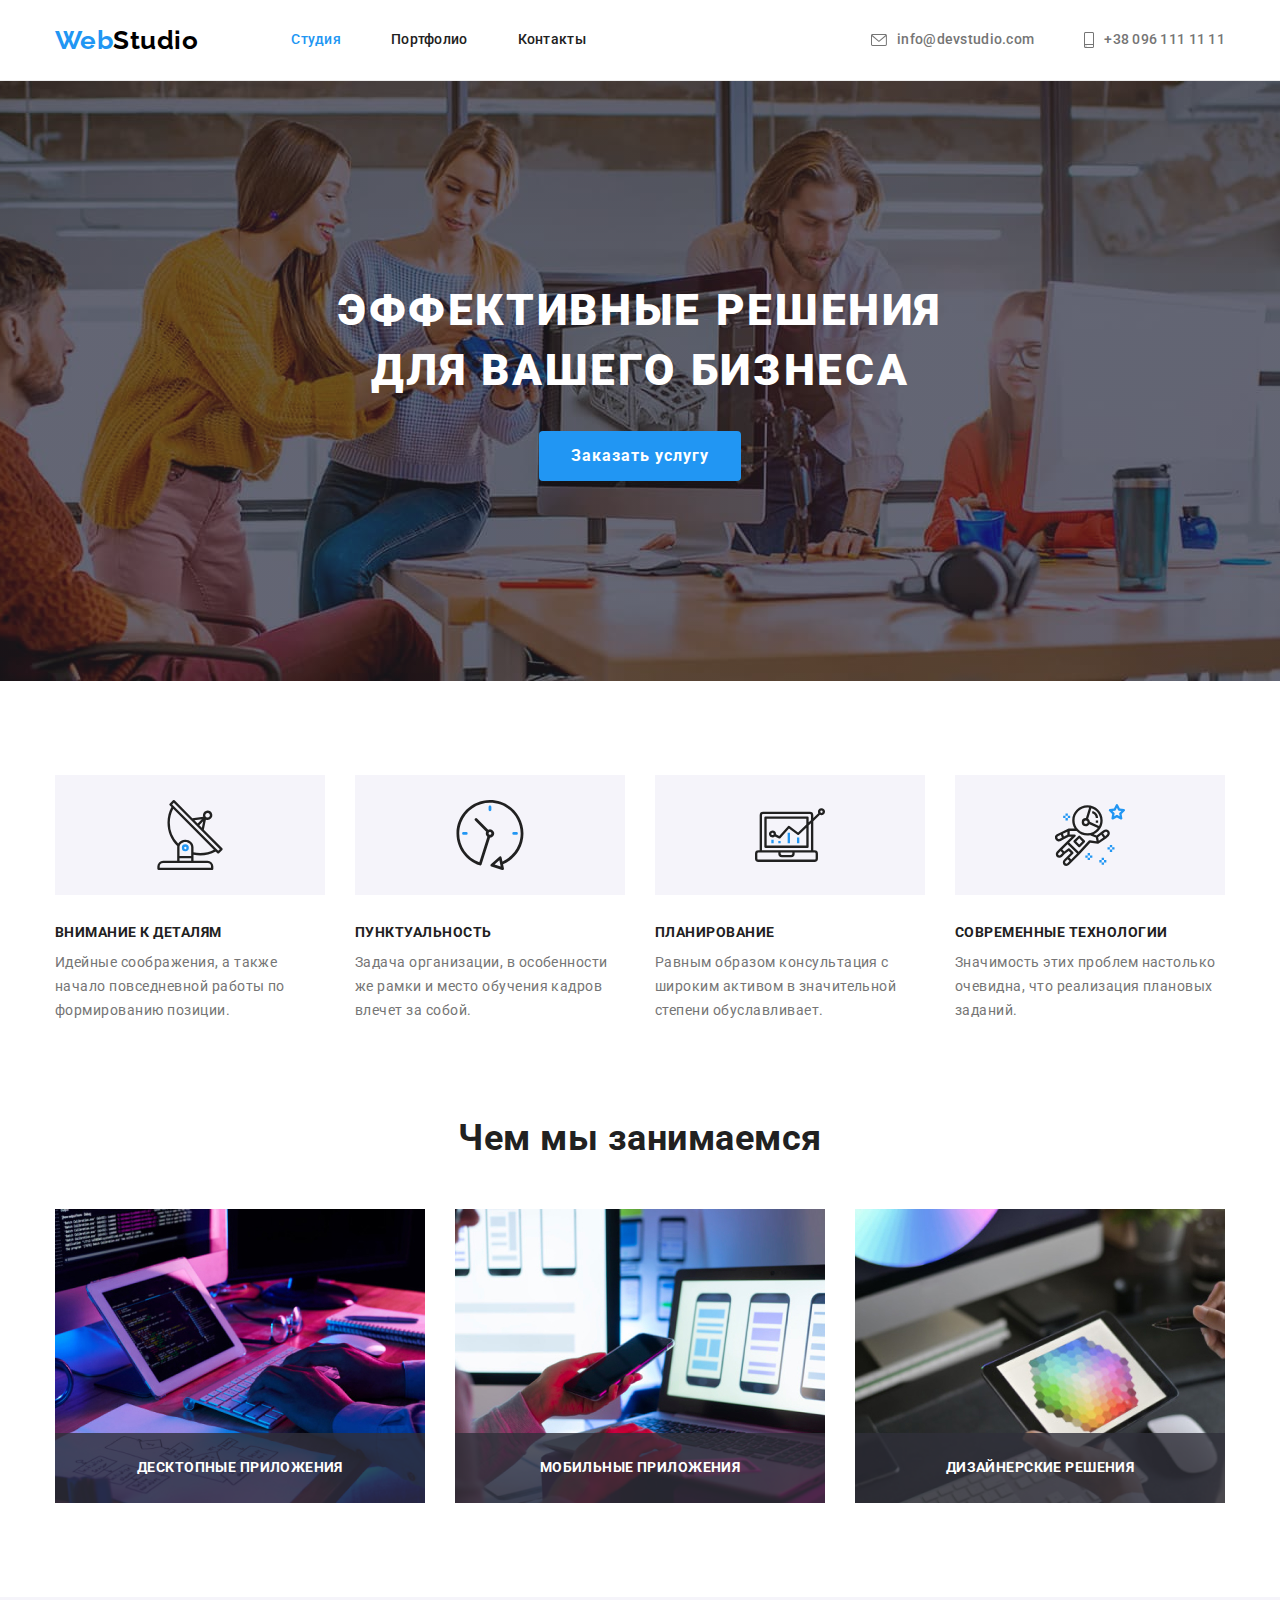
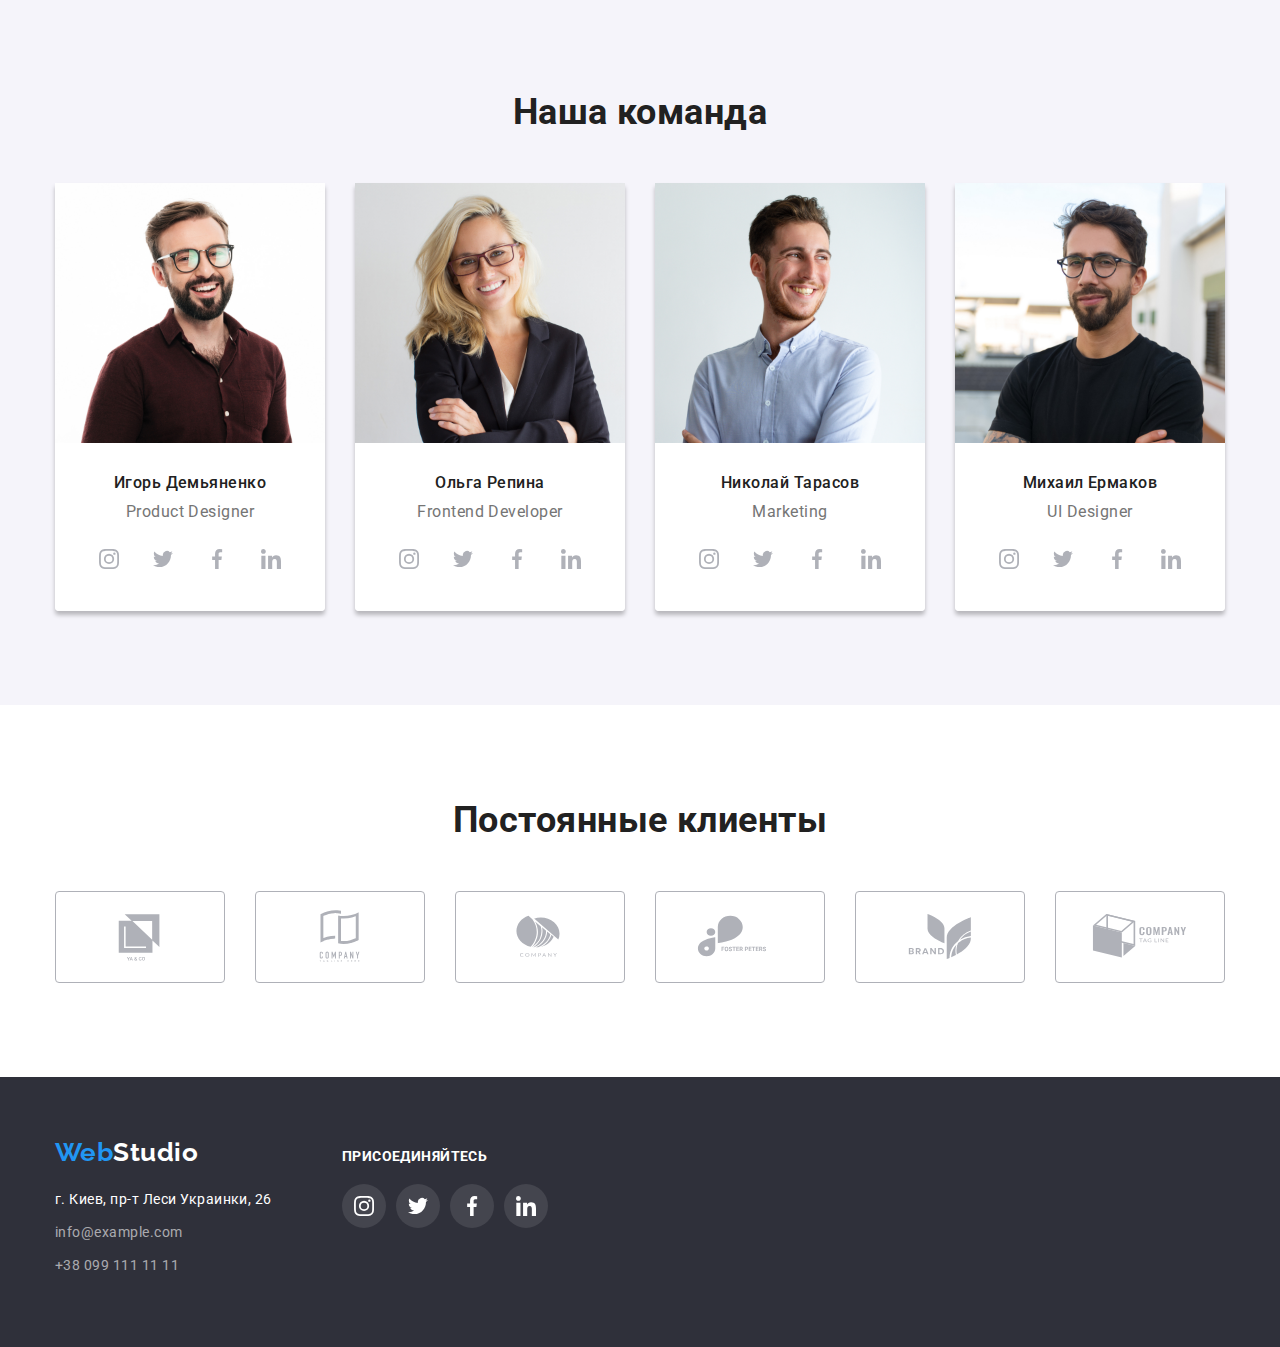
<file: index.html>
<!DOCTYPE html>
<html lang="en">

<head>
    <meta charset="UTF-8">
    <meta http-equiv="X-UA-Compatible" content="IE=edge">
    <meta name="viewport" content="width=device-width, initial-scale=1.0">
    <title>Студия</title>    
    <link href="https://fonts.googleapis.com/css2?family=Raleway:wght@700&family=Roboto:wght@400;500;700;900&display=swap"
        rel="stylesheet">
    <link rel="stylesheet" href="https://cdnjs.cloudflare.com/ajax/libs/modern-normalize/1.1.0/modern-normalize.min.css">
    <link rel="stylesheet" href="./css/styles.css">
</head>

<body>
    <!--Шапка-->
    <header class="header">
        <div class="container header-container">
            <nav class="nav-flex" >
            <a href="/" class="logo "><span class="logo-accent">Web</span>Studio</a>
             <ul class="site-nav list ">
                    <li class="item"><a href="./index.html" class="link current">Студия</a></li>
                    <li class="item"><a href="./portfolio.html" class="link">Портфолио</a></li>
                    <li class="item"><a href="" class="link">Контакты</a></li>
            </ul>
            </nav>
             <ul class="contacts list ">
                <li class="item"><a href="mailto:info@devstudio.com" class="link mail">
                    <svg class="envelope" width="16px" height="12px" >
                        <use href="./images/icons.svg#icon-envelope"></use>>
                    </svg>
                   <span>info@devstudio.com</span></a></li>
                <li class="item"><a href="tel:+380961111111" class="link tel">
                    <svg class="smartphone" width="10px" height="16px">
                        <use href="./images/icons.svg#icon-smartphone"></use>>
                    </svg>
                   <span>+38 096 111 11 11</span></a></li>
            </ul>
        </div>        
    </header>
    <main>
        <!--Герой-->
        <section class="hero overlay">
            <div class="container">
                <h1 class="hero-title">Эффективные решения<br> для вашего бизнеса</h1>
                <button type="button" class="button">Заказать услугу</button>
            </div>            
        </section>
        <!--Преимущества-->
        <section class="section advantages-section">
            <div class="container">
                <h2 class="section-title visually-hidden">Преимущества</h2>
                <ul class="advantages list">
                    <li class="item">
                        <div class="box-advantages">
                            <svg  width="70px" height="70px">
                                <use href="./images/icons.svg#icon-antenna"></use>
                            </svg>
                        </div>                        
                        <h3 class="title">Внимание к деталям</h3>
                        <p class="text">Идейные соображения, а также начало повседневной работы по формированию позиции.</p>
                    </li>
                    <li class="item">
                        <div class="box-advantages">
                            <svg width="70px" height="70px">
                                <use href="./images/icons.svg#icon-clock"></use>
                            </svg>
                        </div>
                        <h3 class="title">Пунктуальность</h3>
                        <p class="text">Задача организации, в особенности же рамки и место обучения кадров влечет за собой.</p>
                    </li>
                    <li class="item">
                        <div class="box-advantages">
                            <svg width="70px" height="70px">
                                <use href="./images/icons.svg#icon-diagram"></use>
                            </svg>
                        </div>
                        <h3 class="title">Планирование</h3>
                        <p class="text">Равным образом консультация с широким активом в значительной степени обуславливает.</p>
                    </li>
                    <li class="item">
                        <div class="box-advantages">
                            <svg width="70px" height="70px">
                                <use href="./images/icons.svg#icon-astronaut"></use>
                            </svg>
                        </div>
                        <h3 class="title">Современные технологии</h3>
                        <p class="text">Значимость этих проблем настолько очевидна, что реализация плановых заданий.</p>
                    </li>
                </ul>
            </div>            
        </section>
        <!--Чем мы занимаемся-->
        <section class="section">
            <div class="container">
                <h2 class=" section-title">Чем мы занимаемся</h2>
                <ul class="whatwedo list">
                    <li class="item">
                        <div class="whatwedo-thumb">
                            <img src="./images/development.jpg" alt="Разработка" width="370" height="294">
                            <h3 class="whatwedo-text">Десктопные приложения</h3>
                        </div>                        
                    </li>
                    <li class="item">
                        <div class="whatwedo-thumb">
                            <img src="./images/optimization.jpg" alt="Оптимизация" width="370" height="294">
                            <h3 class="whatwedo-text">Мобильные приложения</h3>
                        </div>                        
                    </li>
                    <li class="item">
                        <div class="whatwedo-thumb">
                            <img src="./images/design.jpg" alt="Дизайн" width="370" height="294">
                            <h3 class="whatwedo-text">Дизайнерские решения</h3>
                        </div>                        
                    </li>
                </ul>
            </div>            
        </section>
        <!--Наша команда-->
        <section class="section ourteam">
            <div class="container">
                <h2 class="section-title">Наша команда</h2>
                <ul class="team list">
                    <li class="item">
                        <img class="image" src="./images/productdesigner.jpg" alt="Игорь Демьяненко" width="270" height="260">
                        <div class="team-description">
                            <h3 class="team-title">Игорь Демьяненко</h3>
                            <p class="text">Product Designer</p>
                            <ul class="team-tumb list">
                                <li class="icon">
                                    <a href="" class="social">
                                        <svg class="instagram" width="20px" height="20px">
                                            <use href="./images/icons.svg#icon-instagram"></use>
                                        </svg>
                                    </a>                                    
                                </li>
                                <li class="icon">
                                    <a href="" class="social">
                                        <svg class="twitter" width="20px" height="20px">
                                            <use href="./images/icons.svg#icon-twitter"></use>
                                        </svg>
                                    </a>
                                </li>
                                <li class="icon">
                                    <a href="" class="social">
                                        <svg class="facebook" width="20px" height="20px">
                                            <use href="./images/icons.svg#icon-facebook"></use>
                                        </svg>
                                    </a>
                                </li>
                                <li class="icon">
                                    <a href="" class="social">
                                        <svg class="linkedin" width="20px" height="20px">
                                            <use href="./images/icons.svg#icon-linkedin"></use>
                                        </svg>
                                    </a>
                                </li>
                            </ul>
                        </div>                        
                    </li>
                    <li class="item">
                        <img class="image" src="./images/frontenddeveloper.jpg" alt="Ольга Репина" width="270" height="260">
                        <div class="team-description">
                            <h3 class="team-title">Ольга Репина</h3>
                            <p class="text">Frontend Developer</p>
                            <ul class="team-tumb list">
                                <li class="icon">
                                    <a href="" class="social">
                                        <svg class="instagram" width="20px" height="20px">
                                            <use href="./images/icons.svg#icon-instagram"></use>
                                        </svg>
                                    </a>
                                </li>
                                <li class="icon">
                                    <a href="" class="social">
                                        <svg class="twitter" width="20px" height="20px">
                                            <use href="./images/icons.svg#icon-twitter"></use>
                                        </svg>
                                    </a>
                                </li>
                                <li class="icon">
                                    <a href="" class="social">
                                        <svg class="facebook" width="20px" height="20px">
                                            <use href="./images/icons.svg#icon-facebook"></use>
                                        </svg>
                                    </a>
                                </li>
                                <li class="icon">
                                    <a href="" class="social">
                                        <svg class="linkedin" width="20px" height="20px">
                                            <use href="./images/icons.svg#icon-linkedin"></use>
                                        </svg>
                                    </a>
                                </li>
                            </ul>
                        </div>                        
                    </li>
                    <li class="item">
                        <img class="image" src="./images/marketing.jpg" alt="Николай Тарасов" width="270" height="260">
                        <div class="team-description">
                            <h3 class="team-title">Николай Тарасов</h3>
                            <p class="text">Marketing</p>
                            <ul class="team-tumb list">
                                <li class="icon">
                                    <a href="" class="social">
                                        <svg class="instagram" width="20px" height="20px">
                                            <use href="./images/icons.svg#icon-instagram"></use>
                                        </svg>
                                    </a>
                                </li>
                                <li class="icon">
                                    <a href="" class="social">
                                        <svg class="twitter" width="20px" height="20px">
                                            <use href="./images/icons.svg#icon-twitter"></use>
                                        </svg>
                                    </a>
                                </li>
                                <li class="icon">
                                    <a href="" class="social">
                                        <svg class="facebook" width="20px" height="20px">
                                            <use href="./images/icons.svg#icon-facebook"></use>
                                        </svg>
                                    </a>
                                </li>
                                <li class="icon">
                                    <a href="" class="social">
                                        <svg class="linkedin" width="20px" height="20px">
                                            <use href="./images/icons.svg#icon-linkedin"></use>
                                        </svg>
                                    </a>
                                </li>
                            </ul>
                        </div>                        
                    </li>
                    <li class="item">
                        <img class="image" src="./images/uidesigner.jpg" alt="Михаил Ермаков" width="270" height="260">
                        <div class="team-description">
                            <h3 class="team-title">Михаил Ермаков</h3>
                            <p class="text">UI Designer</p>
                            <ul class="team-tumb list">
                                <li class="icon">
                                    <a href="" class="social">
                                        <svg class="instagram" width="20px" height="20px">
                                            <use href="./images/icons.svg#icon-instagram"></use>
                                        </svg>
                                    </a>
                                </li>
                                <li class="icon">
                                    <a href="" class="social">
                                        <svg class="twitter" width="20px" height="20px">
                                            <use href="./images/icons.svg#icon-twitter"></use>
                                        </svg>
                                    </a>
                                </li>
                                <li class="icon">
                                    <a href="" class="social">
                                        <svg class="facebook" width="20px" height="20px">
                                            <use href="./images/icons.svg#icon-facebook"></use>
                                        </svg>
                                    </a>
                                </li>
                                <li class="icon">
                                    <a href="" class="social">
                                        <svg class="linkedin" width="20px" height="20px">
                                            <use href="./images/icons.svg#icon-linkedin"></use>
                                        </svg>
                                    </a>
                                </li>
                            </ul>
                        </div>                        
                    </li>
                </ul>
            </div>            
        </section>
        <!--Постоянные клиенты-->
        <section class="section">
            <div class="container">
                <h2 class="section-title">Постоянные клиенты</h2>
                <ul class="clients list">
                    <li class="item"><a href="">
                        <svg class="yaco" width="106px" height="60px">
                            <use href="./images/icons.svg#icon-yaco"></use>
                        </svg>
                    </a></li>
                    <li class="item"><a href="">
                            <svg class="here" width="106px" height="60px">
                                <use href="./images/icons.svg#icon-here"></use>
                            </svg>
                        </a></li>
                    <li class="item"><a href="">
                            <svg class="company" width="106px" height="60px">
                                <use href="./images/icons.svg#icon-company"></use>
                            </svg>
                        </a></li>
                    <li class="item"><a href="">
                            <svg class="foster" width="106px" height="60px">
                                <use href="./images/icons.svg#icon-foster"></use>
                            </svg>
                        </a></li>
                    <li class="item"><a href="">
                            <svg class="brand" width="106px" height="60px">
                                <use href="./images/icons.svg#icon-brand"></use>
                            </svg>
                        </a></li>
                    <li class="item"><a href="">
                            <svg class="tagline" width="106px" height="60px">
                                <use href="./images/icons.svg#icon-tagline"></use>
                            </svg>
                        </a></li>
                </ul>
            </div>            
        </section>        
    </main>
    <!--Подвал-->
    <footer class="footer">
        <div class="container">
            <div class="footer-box">
                <a href="/" class="footer-logo"><span class="logo-accent">Web</span>Studio</a>
                <address>
                    <ul class="footer-address list">
                        <li><a href="" class="link">г. Киев, пр-т Леси Украинки, 26</a></li>
                        <li><a href="mailto:info@example.com" class="contacts-link">info@example.com</a></li>
                        <li><a href="tel:+380991111111" class="contacts-link">+38 099 111 11 11</a></li>
                    </ul>
                </address>
            </div>            
            <div class="invite">
                <h2 class="invite-title">присоединяйтесь</h2>
                <ul class="team-tumb list">
                    <li class="icon">
                        <a href="" class="social">
                            <svg class="instagram" width="20px" height="20px">
                                <use href="./images/icons.svg#icon-instagram"></use>
                            </svg>
                        </a>
                    </li>
                    <li class="icon">
                        <a href="" class="social">
                            <svg class="twitter" width="20px" height="20px">
                                <use href="./images/icons.svg#icon-twitter"></use>
                            </svg>
                        </a>
                    </li>
                    <li class="icon">
                        <a href="" class="social">
                            <svg class="facebook" width="20px" height="20px">
                                <use href="./images/icons.svg#icon-facebook"></use>
                            </svg>
                        </a>
                    </li>
                    <li class="icon">
                        <a href="" class="social">
                            <svg class="linkedin" width="20px" height="20px">
                                <use href="./images/icons.svg#icon-linkedin"></use>
                            </svg>
                        </a>
                    </li>
                </ul>
            </div>            
        </div>        
    </footer>
</body>

</html>
</file>
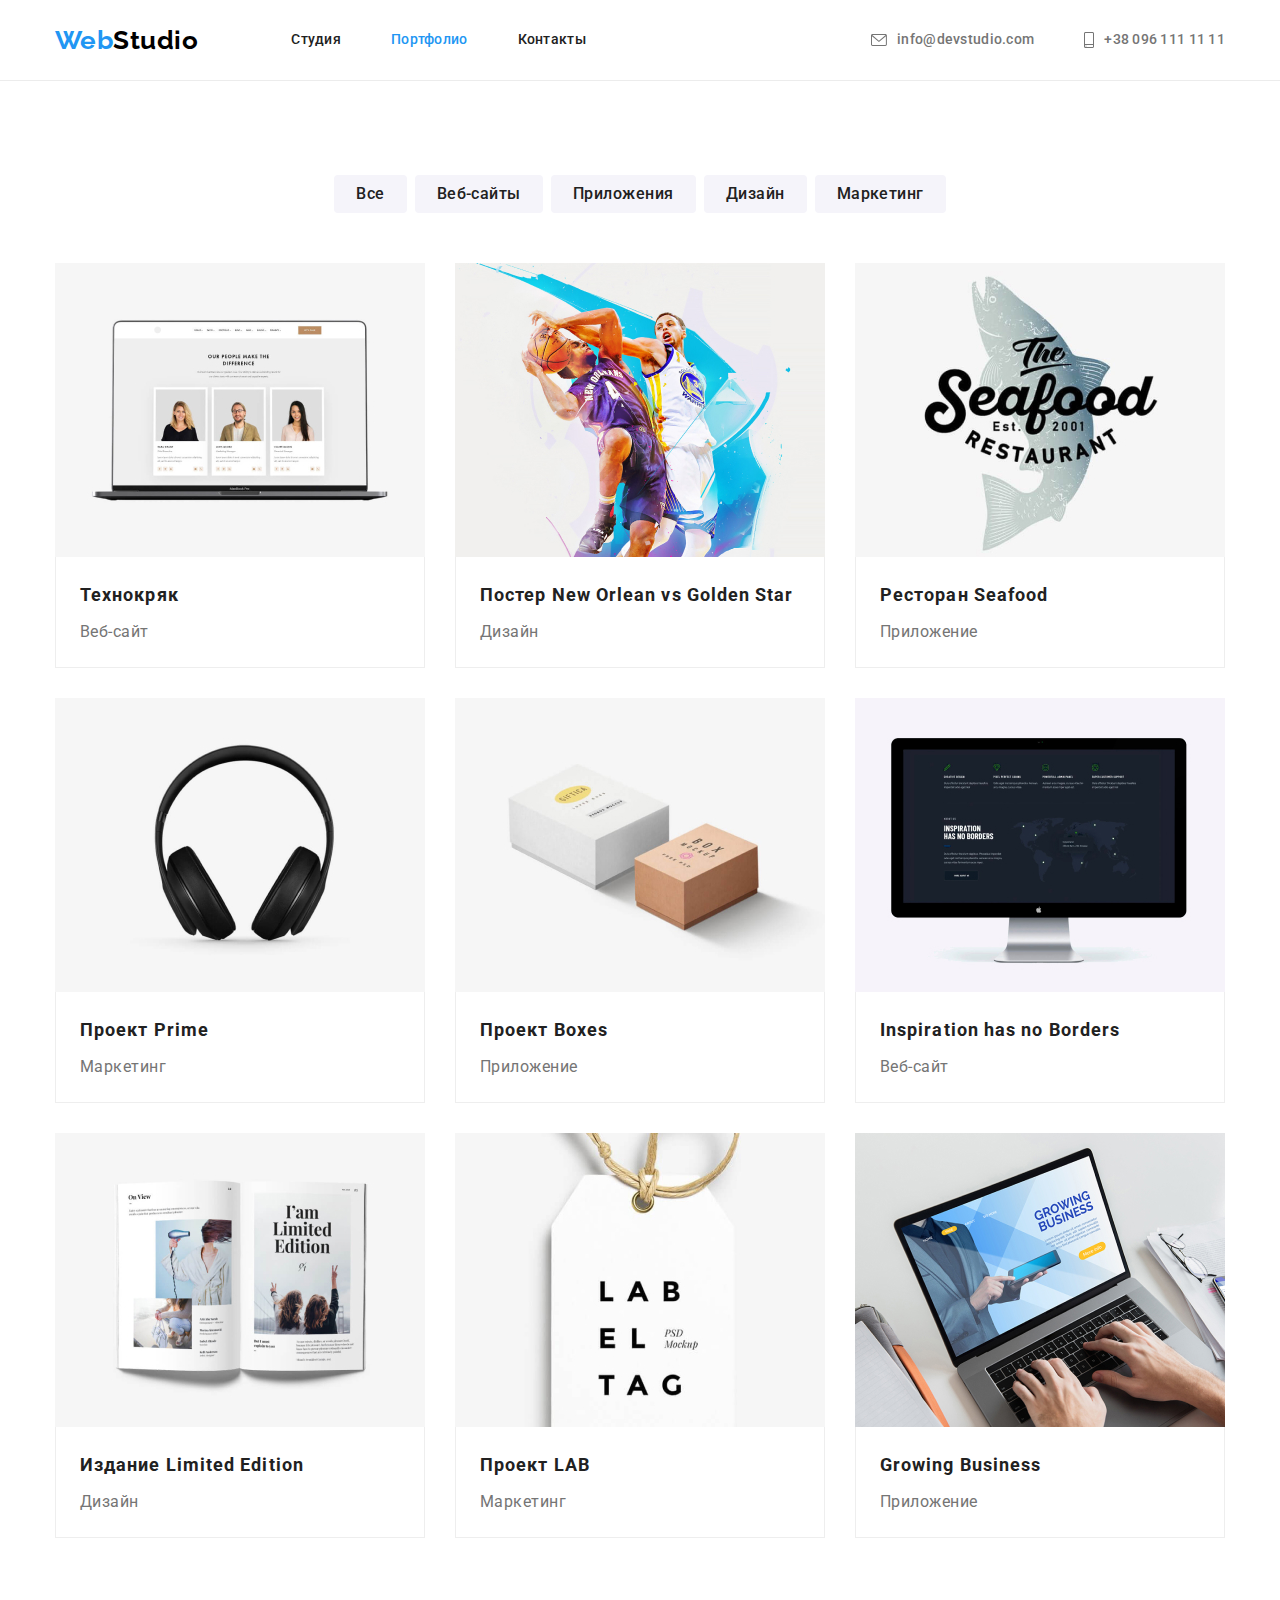
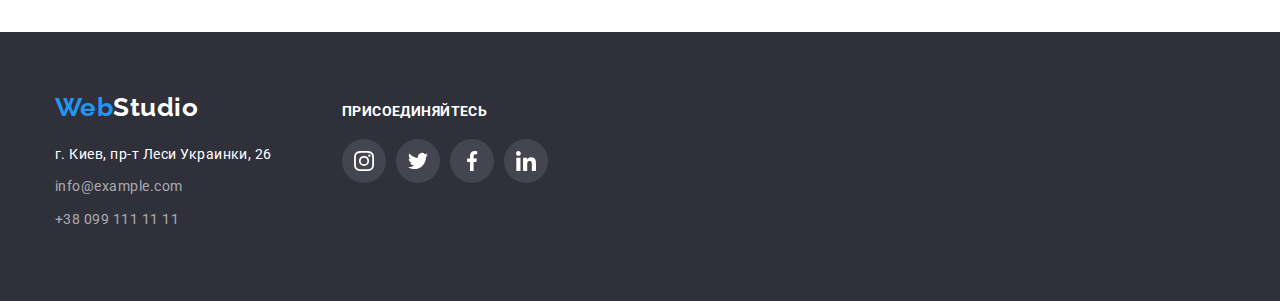
<file: portfolio.html>
<!DOCTYPE html>
<html lang="en">

<head>
    <meta charset="UTF-8">
    <meta http-equiv="X-UA-Compatible" content="IE=edge">
    <meta name="viewport" content="width=device-width, initial-scale=1.0">
    <title>Портфолио</title>
    <link href="https://fonts.googleapis.com/css2?family=Raleway:wght@700&family=Roboto:wght@400;500;700;900&display=swap"
        rel="stylesheet">
    <link rel="stylesheet" href="https://cdnjs.cloudflare.com/ajax/libs/modern-normalize/1.1.0/modern-normalize.min.css">
    <link rel="stylesheet" href="./css/styles.css">
</head>

<body>
    <!--Шапка-->
    <header class="header">
        <div class="container header-container">  
            <nav class="nav-flex">
                <a href="/" class="logo"><span class="logo-accent">Web</span>Studio</a>
                <ul class="site-nav list">
                    <li class="item"><a href="./index.html" class="link ">Студия</a></li>
                    <li class="item"><a href="./portfolio.html" class="link current">Портфолио</a></li>
                    <li class="item"><a href="" class="link">Контакты</a></li>
                </ul> 
            </nav>               
            <ul class="contacts list ">
                <li class="item"><a href="mailto:info@devstudio.com" class="link mail">
                        <svg class="envelope" width="16px" height="12px">
                            <use href="./images/icons.svg#icon-envelope"></use>>
                        </svg>
                        <span>info@devstudio.com</span></a></li>
                <li class="item"><a href="tel:+380961111111" class="link tel">
                        <svg class="smartphone" width="10px" height="16px">
                            <use href="./images/icons.svg#icon-smartphone"></use>>
                        </svg>
                        <span>+38 096 111 11 11</span></a></li>
            </ul>
        </div>        
    </header>
    <main>
        <!--Фильтр-->
        <section class="section">
            <div class="container">
                <h1 class="section-title visually-hidden">Примеры работ</h1>
                <ul class="filter list">
                    <li class="item"><button type="button" class="button">Все</button></li>
                    <li class="item"><button type="button" class="button">Веб-сайты</button></li>
                    <li class="item"><button type="button" class="button">Приложения</button></li>
                    <li class="item"><button type="button" class="button">Дизайн</button></li>
                    <li class="item"><button type="button" class="button">Маркетинг</button></li>
                </ul>
                <!--Работы-->
                <ul class="portfolio list">
                    <li class="item">
                        <a href="" class="card-hover link ">
                            <div class="card-thumb">
                                <img class="card-img" src="./images/technokryak.jpg" alt="Технокряк" width="370" height="294">
                                <p class="card-text">Технокряк это современная площадка распространения коронавируса. Компании используют эту платформу
                                    для цифрового
                                    шпионажа и атак на защищённые сервера конкурентов.                                    
                                </p>
                            </div>                            
                            <div class="card-border">
                                <h2 class="title">Технокряк</h2>
                                <p class="text">Веб-сайт</p>
                            </div>
                        </a>
                    </li>
                    <li class="item">
                        <a href="" class="card-hover link">
                            <img class="card-img" src="./images/neworleanvsgoldenstarposter.jpg" alt="Постер New Orlean vs Golden Star" width="370"
                                height="294">
                            <div class="card-border">
                                <h2 class="title">Постер New Orlean vs Golden Star</h2>
                                <p class="text">Дизайн</p>
                            </div>
                        </a>
                    </li>
                    <li class="item">
                        <a href="" class="card-hover link">
                            <img class="card-img" src="./images/seafoodrestaurant.jpg" alt="Ресторан Seafood" width="370" height="294">
                            <div class="card-border">
                                <h2 class="title">Ресторан Seafood</h2>
                                <p class="text">Приложение</p>
                            </div>
                        </a>
                    </li>
                    <li class="item">
                        <a href="" class="card-hover link">
                            <img class="card-img" src="./images/primeproject.jpg" alt="Проект Prime" width="370" height="294">
                            <div class="card-border">
                                <h2 class="title">Проект Prime</h2>
                                <p class="text">Маркетинг</p>
                            </div>
                        </a>
                    </li>
                    <li class="item">
                        <a href="" class="card-hover link">
                            <img class="card-img" src="./images/boxesproject.jpg" alt="Проект Boxes" width="370" height="294">
                            <div class="card-border">
                                <h2 class="title">Проект Boxes</h2>
                                <p class="text">Приложение</p>
                            </div>
                        </a>
                    </li>
                    <li class="item">
                        <a href="" class="card-hover link">
                            <img class="card-img" src="./images/inspirationhasnoborders.jpg" alt="Inspiration has no Borders" width="370" height="294">
                            <div class="card-border">
                                <h2 class="title">Inspiration has no Borders</h2>
                                <p class="text">Веб-сайт</p>
                            </div>
                        </a>
                    </li>
                    <li class="item">
                        <a href="" class="card-hover link">
                            <img class="card-img" src="./images/limitededition.jpg" alt="Издание Limited Edition" width="370" height="294">
                            <div class="card-border">
                                <h2 class="title">Издание Limited Edition</h2>
                                <p class="text">Дизайн</p>
                            </div>
                        </a>
                    </li>
                    <li class="item">
                        <a href="" class="card-hover link">
                            <img class="card-img" src="./images/labproject.jpg" alt="Проект LAB" width="370" height="294">
                            <div class="card-border">
                                <h2 class="title">Проект LAB</h2>
                                <p class="text">Маркетинг</p>
                            </div>
                        </a>
                    </li>
                    <li class="item">
                        <a href="" class="card-hover link">
                            <img class="card-img" src="./images/growingbusiness.jpg" alt="Growing Business" width="370" height="294">
                            <div class="card-border">
                                <h2 class="title">Growing Business</h2>
                                <p class="text">Приложение</p>
                            </div>
                        </a>
                    </li>
                </ul>
            </div>            
        </section>
    </main>
    <footer class="footer">
        <div class="container">
            <div class="footer-box">
                <a href="/" class="footer-logo"><span class="logo-accent">Web</span>Studio</a>
                <address>
                    <ul class="footer-address list">
                        <li><a href="" class="link">г. Киев, пр-т Леси Украинки, 26</a></li>
                        <li><a href="mailto:info@example.com" class="contacts-link">info@example.com</a></li>
                        <li><a href="tel:+380991111111" class="contacts-link">+38 099 111 11 11</a></li>
                    </ul>
                </address>
            </div>
            <div class="invite">
                <h2 class="invite-title">присоединяйтесь</h2>
                <ul class="team-tumb list">
                    <li class="icon">
                        <a href="" class="social">
                            <svg class="instagram" width="20px" height="20px">
                                <use href="./images/icons.svg#icon-instagram"></use>
                            </svg>
                        </a>
                    </li>
                    <li class="icon">
                        <a href="" class="social">
                            <svg class="twitter" width="20px" height="20px">
                                <use href="./images/icons.svg#icon-twitter"></use>
                            </svg>
                        </a>
                    </li>
                    <li class="icon">
                        <a href="" class="social">
                            <svg class="facebook" width="20px" height="20px">
                                <use href="./images/icons.svg#icon-facebook"></use>
                            </svg>
                        </a>
                    </li>
                    <li class="icon">
                        <a href="" class="social">
                            <svg class="linkedin" width="20px" height="20px">
                                <use href="./images/icons.svg#icon-linkedin"></use>
                            </svg>
                        </a>
                    </li>
                </ul>
            </div>
        </div>
    </footer>
</body>

</html>
</file>
<file: css/styles.css>
body {
  background-color: var(--primery-white-color);
  color: var(--primery-text-color);
  font-family: Roboto, sans-serif;
  letter-spacing: 0.03em;
}

:root {
  --primery-text-color: #757575;
  --heading-text-color: #212121;
  --accent-color: #2196f3;
  --primery-white-color: #ffffff;
  --icon-color: #AFB1B8;
}
h1, h2, h3, h4, h5, h6, p{
  margin: 0;
}
img{
  display: block;
  max-width: 100%;
}

/*Спрятать заголовки*/
.visually-hidden {
  position: absolute;
  clip: rect(0 0 0 0);
  width: 1px;
  height: 1px;
  margin: -1px;
}

.list {
  list-style: none;
  padding: 0;
  margin: 0;
}

.container {
  width: 1200px;
  padding: 0 15px;
  margin: 0 auto;
}
/*Шапка*/
.header{
 border-bottom: 1px solid #ECECEC;
}
.header-container {
  display: flex;
  align-items: center; 
}
.nav-flex {
  display: flex;
  align-items: center;
}
.logo {
  color: #000000;
  font-family: Raleway, sans-serif;
  font-weight: 700;
  font-size: 26px;
  line-height: 1.19;
  text-decoration: none;
}
.logo-accent {
  color: var(--accent-color);
}
.site-nav {
  display: flex;
  margin-left: 93px;
}
.site-nav .item + .item {
  margin-left: 50px;
}
.site-nav .link {
  display: block;
  padding-top: 32px;
  padding-bottom: 32px;

  color: var(--heading-text-color);
  font-weight: 500;
  font-size: 14px;
  line-height: 1.14;
  letter-spacing: 0.02em;
  text-decoration: none;
}
.site-nav .link:hover,
.site-nav .link:focus {
  color: var(--accent-color);
}
.site-nav .link.current {
  color: var(--accent-color);
}
.contacts {
  display: flex;
  margin-left: auto;
}
.contacts .item + .item {
  margin-left: 50px;
}
.contacts .link {
  color: var(--primery-text-color);
  font-weight: 500;
  font-size: 14px;
  line-height: 1.14;
  letter-spacing: 0.02em;
  text-decoration: none;
}
.contacts .link:hover,
.contacts .link:focus {
  color: var(--accent-color);
}
.mail{
  display: flex;
  align-items: center;
 
}
.tel {
  display: flex;
  align-items: center;
  
}
.envelope{
  margin-right: 10px;
  fill: currentColor;
}

.smartphone{  
  margin-right: 10px;
  fill: currentColor;
}

/*Main*/
/*Герой*/
.hero {
  background-color: #C4C4C4;
  text-align: center;
}
.hero .container{
  padding-top: 200px;
  padding-bottom: 200px;
}
.hero-title {
  margin-top: 0;
  margin-bottom: 30px;
  color: var(--primery-white-color);
  font-weight: 900;
  font-size: 44px;
  line-height: 1.36;
  letter-spacing: 0.06em;
  text-transform: uppercase;
}
.button {
  border-radius: 4px;
  border-style: none;
  padding-top: 10px;
  padding-right: 32px;
  padding-bottom: 10px;
  padding-left: 32px;
  color: var(--primery-white-color);
  background-color: var(--accent-color);
  font-family: inherit;
  font-weight: 700;
  font-size: 16px;
  line-height: 1.87;
  letter-spacing: 0.06em;
}
.overlay{
  min-height: 600px;
  max-width: 1600px;
  margin-left: auto;
  margin-right: auto;
  background-image: linear-gradient(to right, rgba(47, 48, 58, 0.4), rgba(47, 48, 58, 0.4)),
   url(../images/hero.jpg);
  background-repeat: no-repeat;
  background-position: center;
  background-size: cover;
}

/*section*/
.section {
  padding-top: 94px;
  padding-bottom: 94px;
}
.section-title {
  margin-top: 0;
  margin-bottom: 50px;
  color: var(--heading-text-color);
  font-weight: 700;
  font-size: 36px;
  line-height: 1.17;
  text-align: center;
}
/*Преимущества*/
.advantages-section {
  padding-bottom: 0;
}
.advantages {
  display: flex;
  flex-wrap: wrap;
}
.advantages .item {
  width: 270px;
}
.advantages .item + .item {
  margin-left: 30px;
}

.advantages .title {
  margin-top: 0;
  margin-bottom: 10px;
  color: var(--heading-text-color);
  font-weight: 700;
  font-size: 14px;
  line-height: 1.14;
  text-transform: uppercase;
}
.advantages .text {
  margin-top: 0;
  font-weight: 400;
  font-size: 14px;
  line-height: 1.71;
}
.box-advantages {
  display: flex;
  align-items: center;
  justify-content: center;
  width: 270px;
  height: 120px;
  background-color: #F5F4FA ;
  margin-bottom: 30px;
}


/*Чем мы занимаемся?*/
.whatwedo {
  display: flex;
  flex-wrap: wrap;
}
.whatwedo .item {
  width: 370px;
}
.whatwedo .item + .item {
  margin-left: 30px;
}
.whatwedo-thumb::before{
  content: "";
  position: absolute;
  width: 100%;
  height: 70px;
  bottom: 0;
  left: 0;
  background-color: rgba(47, 48, 58, 0.8);
}
.whatwedo-thumb{

  position: relative;
}
.whatwedo-text{   

font-weight: 700;
font-size: 14px;
line-height: 1.14;
text-align: center;
letter-spacing: 0.03em;
text-transform: uppercase;

color: var(--primery-white-color);

  position: absolute;
  bottom: 0;
  
  width: 100%;
  padding-bottom: 27px;
 
}

/*Наша команда*/
.ourteam {
  background-color: #f5f4fa;
}
.team {
  display: flex;
  flex-wrap: wrap;
}
.team .item {
  width: 270px;
  box-shadow: 0px 4px 4px 0px rgba(0, 0, 0, 0.25);
  border-radius: 0 0 4px 4px;
}
.team .item + .item{
  margin-left: 30px;
}
}
.team .image {
  margin-top: 0;
  margin-bottom: 0;
}
.team-description{
  padding-top: 30px;
  padding-bottom: 30px;
  background-color: var(--primery-white-color);
  border-radius: 0 0 4px 4px;
}

.team-title {
  text-align: center;
  margin-top: 0;
  margin-bottom: 10px;
  color: var(--heading-text-color);
  font-weight: 500;
  font-size: 16px;
  line-height: 1.19;
}
.team .text {
  text-align: center;
  margin-top: 0;
  margin-bottom: 16px;
  font-weight: 400;
  font-size: 16px;
  line-height: 1.19;
}
.team-tumb{
  display: flex;
  align-items: center;
  justify-content: center;
}
.social{
  margin: 0;
  padding: 0;
  display: flex;
  align-items: center;
  justify-content: center;
  width: 44px;
  height: 44px;
  border-radius: 50%;
  color: var(--icon-color);  
}
.team-tumb .icon + .icon{
  margin-left: 10px;
}
.social:hover,
.social:focus{
  color: var(--primery-white-color); 
  background-color: var(--accent-color);
}
.invite .social {
  color: var(--primery-white-color);
  background-color: rgba(255, 255, 255, 0.1);
}
.invite .social:hover,
.invite .social:focus{
  background-color: var(--accent-color);
}

.instagram{
  fill: currentColor;
}
.twitter{
  fill: currentColor;
}
.facebook{
  fill: currentColor;
}
.linkedin{
  fill: currentColor;
}

/*Постоянные клиенты*/

.clients{
display: flex;
justify-content: space-between;
}
.clients .item a{
  display: flex;
  align-items: center;
  justify-content: center;
  width: 170px;
  height: 92px;
  color: var(--icon-color);
  border: solid 1px var(--icon-color);
  border-radius: 4px;
}
.clients .item a:hover,
.clients .item a:focus{
  color: var(--accent-color);
  border-color: var(--accent-color);
}
.yaco {
  fill: currentColor;
}
.here{
  fill: currentColor;
}
.company{
  fill: currentColor;
}
.foster{
  fill: currentColor;
}
.brand{
  fill: currentColor;
}
.tagline{
  fill: currentColor;
}

/*Footer*/
.footer {
  padding-top: 60px;
  padding-bottom: 60px;
  background-color: #2f303a;
}
.footer .container{
  display: flex;
  align-items: baseline;
}
.footer-logo {
  display: inline-block;
  margin-top: 0;
  margin-bottom: 20px;
  color: var(--primery-white-color);
  font-family: Raleway, sans-serif;
  font-weight: 700;
  font-size: 26px;
  line-height: 1.19;
  text-decoration: none;
}
.footer-address .link {
  display: inline-block;
  margin-top: 0;
  margin-bottom: 9px;
  color: var(--primery-white-color);
  font-style: normal;
  font-weight: 400;
  font-size: 14px;
  line-height: 1.71;
  text-decoration: none;
}
.footer-address .contacts-link {
  display: inline-block;
  margin-top: 0;
  margin-bottom: 9px;
  color: rgba(255, 255, 255, 0.6);
  font-style: normal;
  font-weight: 400;
  font-size: 14px;
  line-height: 1.71;
  text-decoration: none;
}
.invite{
  margin-left: 70px;
}
.invite-title{
font-family: Roboto;
font-style: normal;
font-weight: 700;
font-size: 14px;
line-height: 16px;
letter-spacing: 0.03em;
text-transform: uppercase;
color: var(--primery-white-color);
margin-bottom: 20px;
}
/*Portfolio*/

.filter {
  display: flex;
  justify-content: center;
  margin-bottom: 50px;
}

.filter .item + .item {
  margin-left: 8px;
}

.filter .button {
  border-radius: 4px;
  border-style: none;
  padding-top: 6px;
  padding-right: 22px;
  padding-bottom: 6px;
  padding-left: 22px;
  color: var(--heading-text-color);
  background-color: #f5f4fa;
  font-family: inherit;
  font-weight: 500;
  font-size: 16px;
  line-height: 1.62;
  letter-spacing: inherit;
}

.filter .button:hover,
.filter .button:focus {
  color: var(--primery-white-color);
  background-color: var(--accent-color);
  box-shadow: 0px 4px 4px 0px rgba(0, 0, 0, 0.25);
}

/*Работы*/

.portfolio {
  display: flex;
  flex-wrap: wrap;
}
.portfolio .item {
  width: 370px;
  margin-right: 30px;
  margin-bottom: 30px;
  
}

.card-hover{
  display: block; 
}
.card-hover:hover,
.card-hover:focus{
   box-shadow: 0px 4px 4px 0px rgba(0, 0, 0, 0.25);
}

.portfolio .item:nth-child(3n) {
  margin-right: 0;
}
.portfolio .item:nth-last-child(-n + 3) {
  margin-bottom: 0;
}
.portfolio .title {  
  margin-bottom: 4px;
  color: var(--heading-text-color);
  font-weight: 700;
  font-size: 18px;
  line-height: 2;
  letter-spacing: 0.06em;
}
.portfolio .link {
  text-decoration: none;
}
.portfolio .text {  
  color: var(--primery-text-color);
  font-weight: 400;
  font-size: 16px;
  line-height: 1.87;
}
.card-img{
  display: block;
  margin: 0;
}
.card-border{
  padding-top: 20px;
  padding-right: 24px;
  padding-bottom: 20px;
  padding-left: 24px;
  border-right: solid 1px #EEEEEE;
  border-bottom: solid 1px #EEEEEE;
  border-left: solid 1px #EEEEEE;
}
.card-thumb{
  position: relative;
}

.card-thumb::before{
  display: inline-block;
  content: "";
  position: absolute;
  width: 100%;
  height: 100%;
  background-color: rgba(33, 150, 243, 0.9);

  opacity: 0;
  transition: 250ms opacity linear;

}


.card-text{
  position: absolute;
  top: 0;  
  left: 0;

  padding-left: 24px;
  padding-right: 24px;
  padding-top: 64px;
  padding-bottom: 64px;

font-weight: 400;
font-size: 18px;
line-height: 1.56;
letter-spacing: 0.03em;
color: var(--primery-white-color);

opacity: 0;
transition: 250ms opacity linear;
}

.card-hover:hover .card-text{
  opacity: 1;
}

.card-hover:hover .card-thumb::before{
opacity: 1;
}
</file>
